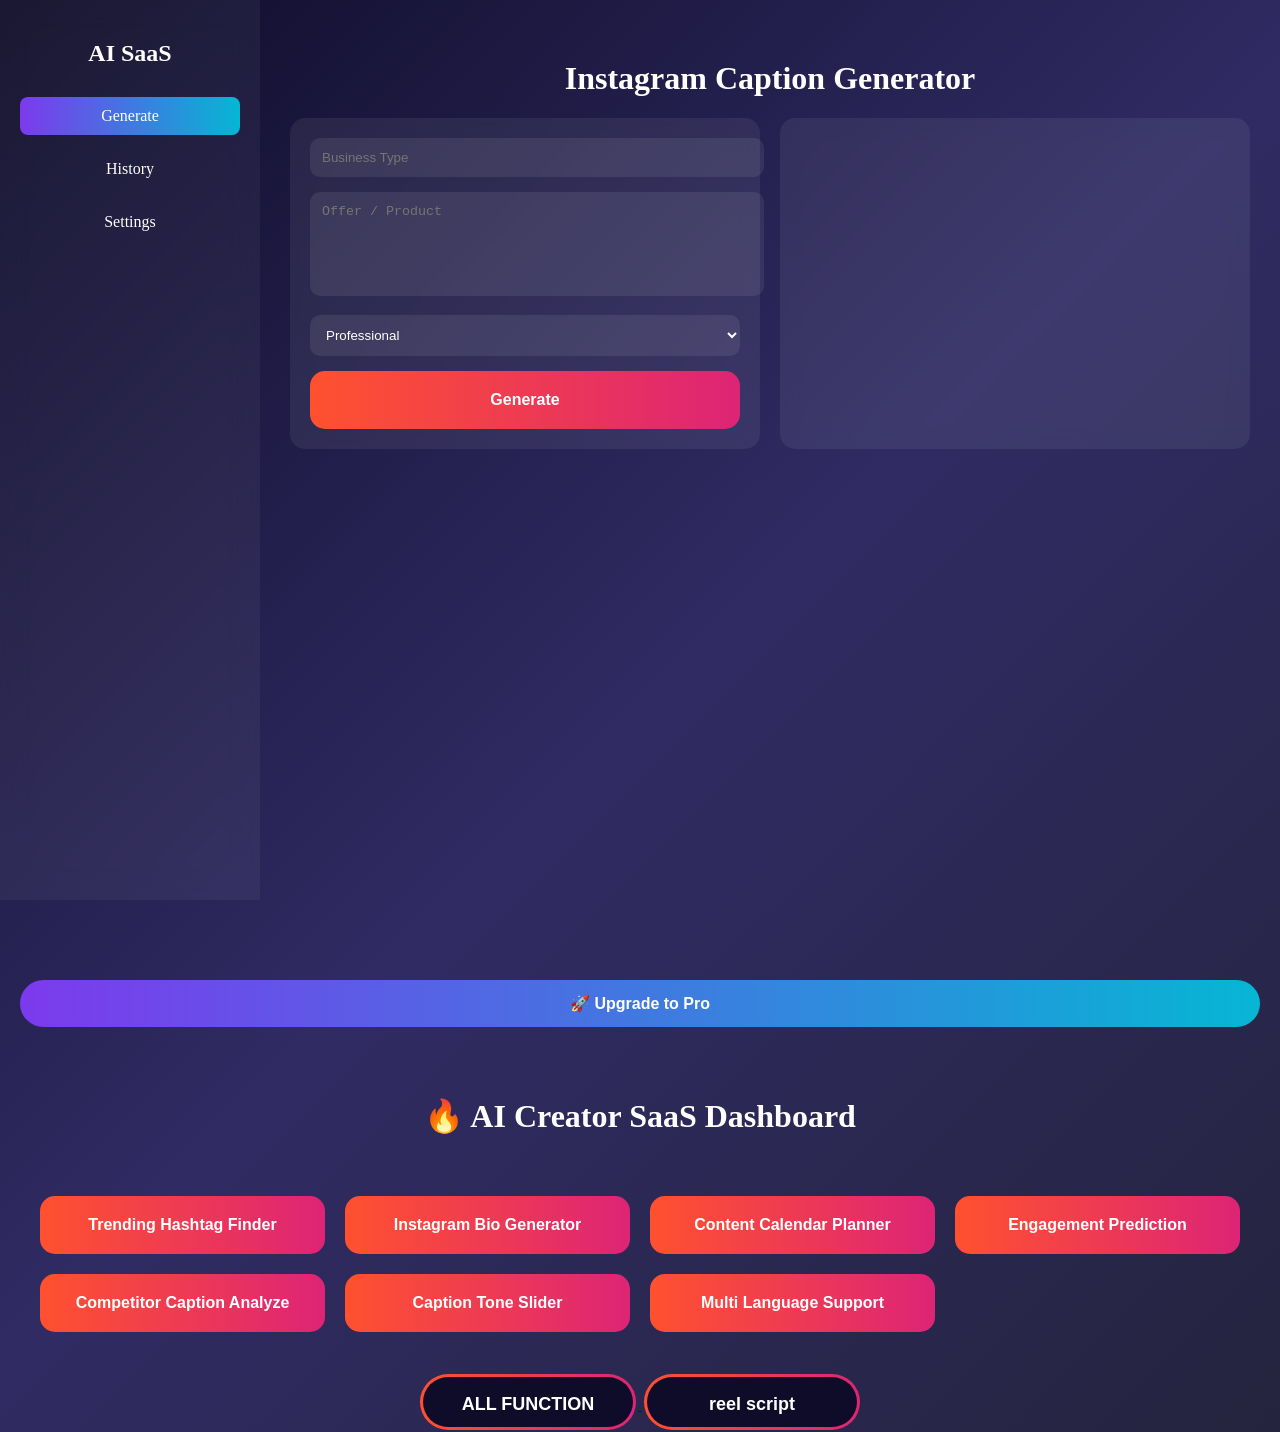
<file: index.html>
<!DOCTYPE html>
<html>
<head>
<meta name="viewport" content="width=device-width, initial-scale=1.0">
<title>AI Caption SaaS</title>
<link rel="stylesheet" href="style.css">
</head>
<body>

<div class="dashboard">

  <!-- Sidebar -->
  <div class="sidebar">
    <h2>AI SaaS</h2>
    <div class="nav-item active" onclick="showGenerate()">Generate</div>
    <div class="nav-item" onclick="showHistory()">History</div>
      <div class="nav-item" onclick="window.open('third.html', '_blank')">
    Settings
</div>
        </div>
  <!-- Main Content -->
  <div class="main">

    <!-- GENERATE PAGE -->
    <div id="generatePage">

      <div class="header">
        <h1>Instagram Caption Generator</h1>
      </div>

      <div class="content">

        <!-- Input Section -->
        <div class="card input-card">
          <input type="text" id="business" placeholder="Business Type">
          <textarea id="offer" placeholder="Offer / Product"></textarea>
          <select id="tone">
            <option>Professional</option>
            <option>Funny</option>
            <option>Luxury</option>
            <option>Sales</option>
          </select>
          <button onclick="generateCaptions()">Generate</button>
        </div>

        <!-- Result Section -->
        <div class="card result-card">
          <div id="loader" class="loader hidden"></div>
          <div id="results"></div>
        </div>

      </div>

    </div>

    <!-- HISTORY PAGE -->
    <div id="historyPage" class="hidden">
      <div class="header">
        <h1>Copied History</h1>
        <button onclick="clearHistory()">Clear History</button>
      </div>
      <div id="historyContainer" class="history-grid"></div>
    </div>

  </div>

</div>
<div class="footer-section">
    <a href="main.html">
  <button class="premium-btn" onclick="footerAction()">
    🚀 Upgrade to Pro
  </button>
  </a>
</div>
<style>
body{
  margin:0;
  font-family:Segoe UI;
  background:linear-gradient(135deg,#0f0c29,#302b63,#24243e);
  color:white;
  text-align:center;
}

h1{margin-top:30px;}

.grid{
  display:grid;
  grid-template-columns:repeat(auto-fit,minmax(250px,1fr));
  gap:20px;
  padding:40px;
}

button{
  padding:20px;
  border:none;
  border-radius:15px;
  background:linear-gradient(90deg,#ff512f,#dd2476);
  color:white;
  font-size:16px;
  cursor:pointer;
  transition:0.3s;
}

button:hover{
  transform:scale(1.05);
}
</style>
</head>

<body>

<h1>🔥 AI Creator SaaS Dashboard</h1>

<div class="grid">

<button onclick="go('trending.html')">Trending Hashtag Finder</button>
<button onclick="go('bio.html')">Instagram Bio Generator</button>
<button onclick="go('calendar.html')">Content Calendar Planner</button>
<button onclick="go('engagement.html')">Engagement Prediction</button>
<button onclick="go('competitor.html')">Competitor Caption Analyze</button>
<button onclick="go('tone.html')">Caption Tone Slider</button>
<button onclick="go('language.html')">Multi Language Support</button>

</div>
<div>
    <a href="second.html">
      <button class="pro-btn">ALL FUNCTION</button>
      </a>
      <a href="first.html">
        <button class="pro-btn">reel script </button>
      </a>
</div>

<script>
function go(page){
  window.location.href = page;
}
</script>
</div>

<script src="script.js"></script>
</body>
</html>
</file>
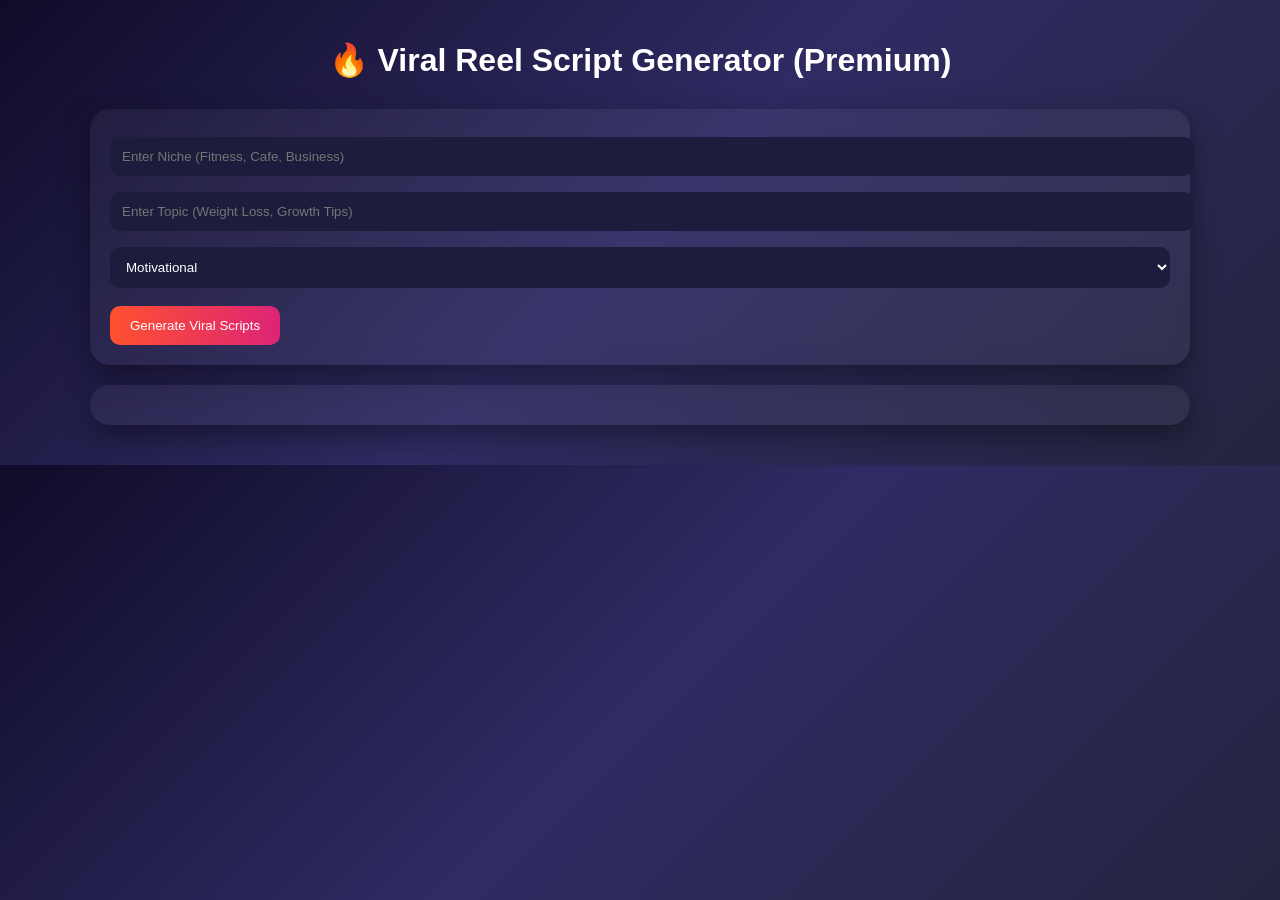
<file: first.html>
<!DOCTYPE html>
<html>
<head>
<meta name="viewport" content="width=device-width, initial-scale=1.0">
<title>Viral Reel Script Generator - Premium</title>

<style>
body{
  margin:0;
  font-family: 'Segoe UI', sans-serif;
  background: linear-gradient(135deg,#0f0c29,#302b63,#24243e);
  color:white;
}

.container{
  max-width:1100px;
  margin:auto;
  padding:20px;
}

h1{
  text-align:center;
  font-size:32px;
  margin-bottom:30px;
}

.card{
  background: rgba(255,255,255,0.05);
  backdrop-filter: blur(10px);
  border-radius:20px;
  padding:20px;
  margin-bottom:20px;
  box-shadow:0 10px 30px rgba(0,0,0,0.4);
  animation:fadeIn 0.6s ease-in-out;
}

input, select{
  width:100%;
  padding:12px;
  margin:8px 0;
  border:none;
  border-radius:10px;
  background:#1c1c3c;
  color:white;
}

button{
  padding:12px 20px;
  border:none;
  border-radius:10px;
  background:linear-gradient(90deg,#ff512f,#dd2476);
  color:white;
  cursor:pointer;
  margin-top:10px;
  transition:0.3s;
}

button:hover{
  transform:scale(1.05);
}

.result-item{
  margin-top:15px;
  padding:15px;
  background:#1a1a2e;
  border-radius:15px;
}

.copy-btn{
  margin-top:10px;
  background:#00c6ff;
}

.loader{
  border:4px solid #1a1a2e;
  border-top:4px solid #ff512f;
  border-radius:50%;
  width:40px;
  height:40px;
  animation:spin 1s linear infinite;
  margin:auto;
  display:none;
}

@keyframes spin{
  100%{ transform:rotate(360deg);}
}

@keyframes fadeIn{
  from{opacity:0; transform:translateY(10px);}
  to{opacity:1; transform:translateY(0);}
}

.viral-score{
  font-size:18px;
  font-weight:bold;
  margin-top:10px;
  color:#00ffcc;
}

/* Mobile Responsive */
@media(max-width:768px){
  h1{font-size:22px;}
}
</style>
</head>

<body>

<div class="container">

<h1>🔥 Viral Reel Script Generator (Premium)</h1>

<div class="card">
  <input type="text" id="niche" placeholder="Enter Niche (Fitness, Cafe, Business)">
  <input type="text" id="topic" placeholder="Enter Topic (Weight Loss, Growth Tips)">
  
  <select id="tone">
    <option>Motivational</option>
    <option>Funny</option>
    <option>Luxury</option>
    <option>Sales</option>
  </select>

  <button onclick="generateReels()">Generate Viral Scripts</button>
</div>

<div class="card">
  <div class="loader" id="loader"></div>
  <div id="results"></div>
</div>

</div>

<script>
function generateReels(){

  let niche = document.getElementById("niche").value || "Business";
  let topic = document.getElementById("topic").value || "Growth Tips";
  let tone = document.getElementById("tone").value;

  let results = document.getElementById("results");
  let loader = document.getElementById("loader");

  results.innerHTML="";
  loader.style.display="block";

  setTimeout(()=>{

    loader.style.display="none";

    for(let i=1;i<=5;i++){

      let hook = `STOP Scrolling! 🔥 ${tone} truth about ${topic} in ${niche}!`;

      let script = `
1️⃣ Most people in ${niche} ignore this about ${topic}.
2️⃣ That’s why they fail.
3️⃣ Here’s the secret method you should try today.
`;

      let cta = `Follow for more ${niche} secrets 🚀`;

      let hashtags = `
#${niche.replace(" ","")}
#${topic.replace(" ","")}
#ViralReel
#ExplorePage
#TrendingNow
`;

      let fullScript = hook + "\n\n" + script + "\n" + cta + "\n\n" + hashtags;

      let score = Math.floor(Math.random()*20)+80;

      results.innerHTML += `
      <div class="result-item">
        <h3>🎬 Script Variation ${i}</h3>
        <p>${fullScript}</p>
        <div class="viral-score">🔥 Viral Score: ${score}/100</div>
        <button class="copy-btn" onclick="copyText(\`${fullScript}\`)">Copy Script</button>
      </div>
      `;

      saveHistory(fullScript,score);
    }

  },1500);
}

function copyText(text){
  navigator.clipboard.writeText(text);
  alert("Copied Successfully ✅");
}

function saveHistory(script,score){
  let history = JSON.parse(localStorage.getItem("reelHistory")) || [];
  history.push({script:script, score:score, date:new Date().toLocaleString()});
  localStorage.setItem("reelHistory",JSON.stringify(history));
}
</script>

</body>
</html>
</file>
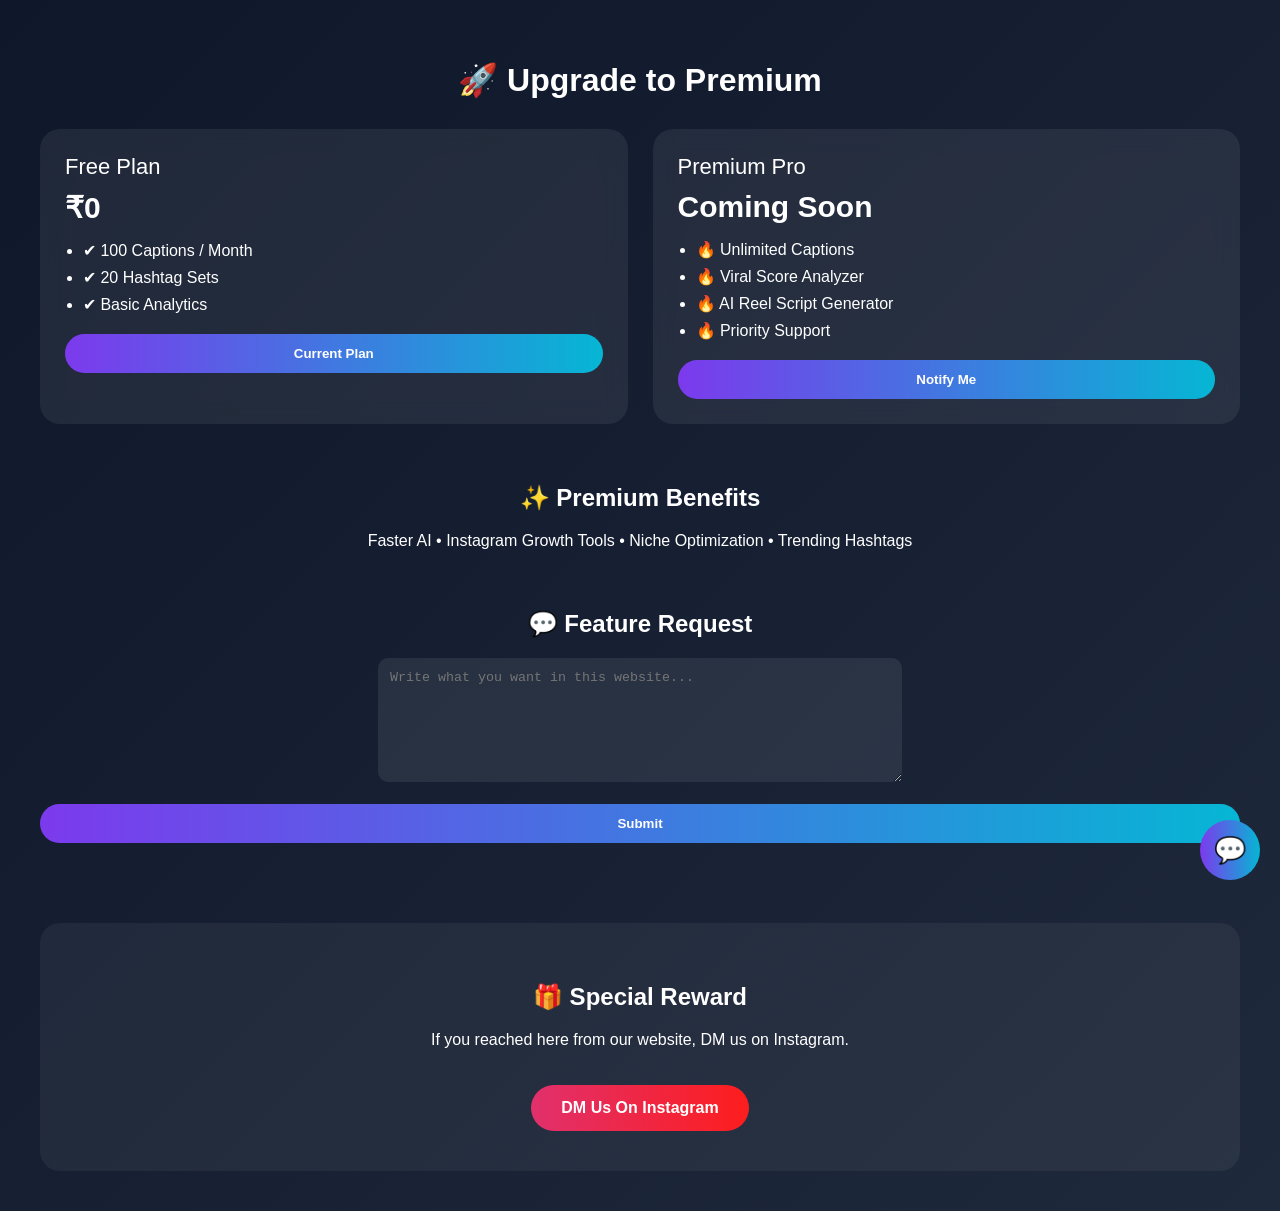
<file: main.html>
<!DOCTYPE html>
<html>
<head>
<meta name="viewport" content="width=device-width, initial-scale=1.0">
<title>AI Caption Premium</title>

<style>
body{
  margin:0;
  font-family:Segoe UI, sans-serif;
  background:linear-gradient(135deg,#0f172a,#1e293b);
  color:white;
}

/* Layout */
.container{
  padding:40px 20px;
  max-width:1200px;
  margin:auto;
}

/* Heading */
h1{
  text-align:center;
  margin-bottom:30px;
}

/* Plans */
.plan-grid{
  display:grid;
  grid-template-columns:repeat(auto-fit,minmax(280px,1fr));
  gap:25px;
  margin-top:30px;
}

.plan-card{
  background:rgba(255,255,255,0.07);
  backdrop-filter:blur(12px);
  padding:25px;
  border-radius:20px;
  transition:0.4s;
}

.plan-card:hover{
  transform:translateY(-8px);
  box-shadow:0 20px 40px rgba(124,58,237,0.4);
}

.plan-title{
  font-size:22px;
  margin-bottom:10px;
}

.price{
  font-size:30px;
  font-weight:bold;
  margin-bottom:15px;
}

.plan-card ul{
  padding-left:18px;
  margin-bottom:20px;
}

.plan-card li{
  margin-bottom:8px;
}

.plan-btn{
  width:100%;
  padding:12px;
  border:none;
  border-radius:30px;
  cursor:pointer;
  font-weight:600;
  background:linear-gradient(90deg,#7c3aed,#06b6d4);
  color:white;
  transition:0.3s;
}

.plan-btn:hover{
  transform:scale(1.05);
}

/* Benefits */
.benefits{
  margin-top:60px;
  text-align:center;
}

/* Feedback */
.feedback-box{
  margin-top:60px;
  text-align:center;
}

.feedback-box textarea{
  width:100%;
  max-width:500px;
  height:100px;
  padding:12px;
  border-radius:10px;
  border:none;
  background:rgba(255,255,255,0.08);
  color:white;
}

/* Instagram Section */
.insta-section{
  margin-top:80px;
  text-align:center;
  padding:40px;
  background:rgba(255,255,255,0.05);
  border-radius:20px;
}

.insta-btn{
  display:inline-block;
  margin-top:20px;
  padding:14px 30px;
  background:linear-gradient(90deg,#E1306C,#fd1d1d);
  border-radius:30px;
  text-decoration:none;
  color:white;
  font-weight:bold;
  transition:0.3s;
}

.insta-btn:hover{
  transform:scale(1.05);
}

/* Chat */
.chat-icon{
  position:fixed;
  bottom:20px;
  right:20px;
  background:linear-gradient(90deg,#7c3aed,#06b6d4);
  width:60px;
  height:60px;
  border-radius:50%;
  display:flex;
  align-items:center;
  justify-content:center;
  font-size:26px;
  cursor:pointer;
}

.chat-box{
  position:fixed;
  bottom:100px;
  right:20px;
  width:300px;
  background:#1e293b;
  border-radius:15px;
  padding:15px;
  display:none;
}

.chat-box textarea{
  width:100%;
  height:70px;
  border:none;
  border-radius:8px;
  padding:8px;
}
</style>
</head>

<body>

<div class="container">

<h1>🚀 Upgrade to Premium</h1>

<div class="plan-grid">

  <div class="plan-card">
    <div class="plan-title">Free Plan</div>
    <div class="price">₹0</div>
    <ul>
      <li>✔ 100 Captions / Month</li>
      <li>✔ 20 Hashtag Sets</li>
      <li>✔ Basic Analytics</li>
    </ul>
    <button class="plan-btn">Current Plan</button>
  </div>

  <div class="plan-card">
    <div class="plan-title">Premium Pro</div>
    <div class="price">Coming Soon</div>
    <ul>
      <li>🔥 Unlimited Captions</li>
      <li>🔥 Viral Score Analyzer</li>
      <li>🔥 AI Reel Script Generator</li>
      <li>🔥 Priority Support</li>
    </ul>
    <button class="plan-btn" onclick="buyPlan()">Notify Me</button>
  </div>

</div>

<div class="benefits">
  <h2>✨ Premium Benefits</h2>
  <p>Faster AI • Instagram Growth Tools • Niche Optimization • Trending Hashtags</p>
</div>

<div class="feedback-box">
  <h2>💬 Feature Request</h2>
  <textarea id="feedback" placeholder="Write what you want in this website..."></textarea><br><br>
  <button class="plan-btn" onclick="submitFeedback()">Submit</button>
</div>

<!-- Instagram Section -->
<div class="insta-section">
  <h2>🎁 Special Reward</h2>
  <p>If you reached here from our website, DM us on Instagram.</p>
  <a href="https://www.instagram.com/YOUR_USERNAME/" target="_blank" class="insta-btn">
    DM Us On Instagram
  </a>
</div>

</div>

<!-- Chat -->
<div class="chat-icon" onclick="toggleChat()">💬</div>

<div class="chat-box" id="chatBox">
  <h4>Support</h4>
  <textarea placeholder="Type message..."></textarea>
  <button class="plan-btn" onclick="sendChat()">Send</button>
</div>

<script>
function buyPlan(){
  alert("You will be notified when Premium launches 🚀");
}

function submitFeedback(){
  let text=document.getElementById("feedback").value;
  if(text.trim()===""){
    alert("Please write something first.");
  }else{
    alert("Thanks for feedback ❤️");
    document.getElementById("feedback").value="";
  }
}

function toggleChat(){
  let box=document.getElementById("chatBox");
  box.style.display = box.style.display==="block" ? "none" : "block";
}

function sendChat(){
  alert("Message sent to support ✅");
}
</script>

</body>
</html>
</file>
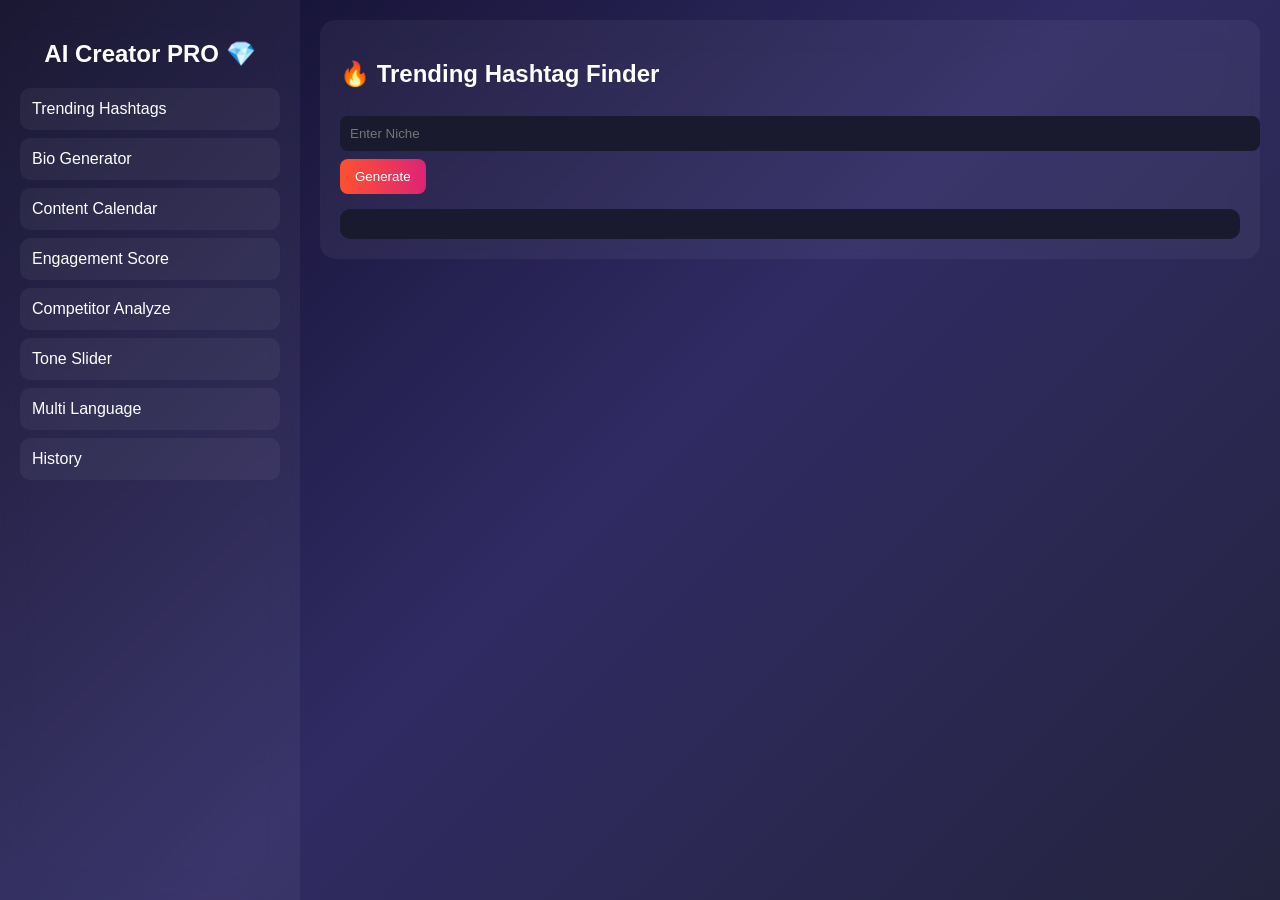
<file: second.html>
<!DOCTYPE html>
<html>
<head>
<meta name="viewport" content="width=device-width, initial-scale=1.0">
<title>AI Creator PRO SaaS</title>

<style>
body{
  margin:0;
  font-family:'Segoe UI',sans-serif;
  background:linear-gradient(135deg,#0f0c29,#302b63,#24243e);
  color:white;
}

.dashboard{
  display:flex;
  min-height:100vh;
}

/* Sidebar */
.sidebar{
  width:260px;
  background:rgba(255,255,255,0.05);
  backdrop-filter:blur(15px);
  padding:20px;
}

.sidebar h2{
  text-align:center;
  margin-bottom:20px;
}

.nav{
  padding:12px;
  margin:8px 0;
  background:rgba(255,255,255,0.05);
  border-radius:10px;
  cursor:pointer;
  transition:0.3s;
}

.nav:hover{
  background:linear-gradient(90deg,#ff512f,#dd2476);
}

/* Main */
.main{
  flex:1;
  padding:20px;
}

.section{
  display:none;
  animation:fade 0.5s ease;
}

.active{
  display:block;
}

.card{
  background:rgba(255,255,255,0.05);
  backdrop-filter:blur(15px);
  padding:20px;
  border-radius:15px;
  margin-bottom:20px;
}

input,select,textarea{
  width:100%;
  padding:10px;
  margin:8px 0;
  border:none;
  border-radius:8px;
  background:#1a1a2e;
  color:white;
}

button{
  padding:10px 15px;
  border:none;
  border-radius:8px;
  background:linear-gradient(90deg,#ff512f,#dd2476);
  color:white;
  cursor:pointer;
  transition:0.3s;
}

button:hover{
  transform:scale(1.05);
}

.result{
  margin-top:15px;
  padding:15px;
  background:#1a1a2e;
  border-radius:10px;
  white-space:pre-wrap;
}

.loader{
  border:4px solid #1a1a2e;
  border-top:4px solid #ff512f;
  border-radius:50%;
  width:40px;
  height:40px;
  animation:spin 1s linear infinite;
  margin:auto;
  display:none;
}

@keyframes spin{
  100%{transform:rotate(360deg);}
}

@keyframes fade{
  from{opacity:0}
  to{opacity:1}
}

@media(max-width:768px){
  .dashboard{flex-direction:column;}
  .sidebar{width:100%;}
}
</style>
</head>

<body>

<div class="dashboard">

<div class="sidebar">
<h2>AI Creator PRO 💎</h2>
<div class="nav" onclick="show('hashtag')">Trending Hashtags</div>
<div class="nav" onclick="show('bio')">Bio Generator</div>
<div class="nav" onclick="show('calendar')">Content Calendar</div>
<div class="nav" onclick="show('engagement')">Engagement Score</div>
<div class="nav" onclick="show('competitor')">Competitor Analyze</div>
<div class="nav" onclick="show('tone')">Tone Slider</div>
<div class="nav" onclick="show('language')">Multi Language</div>
<div class="nav" onclick="show('history')">History</div>
</div>

<div class="main">

<!-- Hashtag -->
<div id="hashtag" class="section active">
<div class="card">
<h2>🔥 Trending Hashtag Finder</h2>
<input id="niche" placeholder="Enter Niche">
<button onclick="genHashtag()">Generate</button>
<div class="result" id="hashtagRes"></div>
</div>
</div>

<!-- Bio -->
<div id="bio" class="section">
<div class="card">
<h2>✨ Instagram Bio Generator</h2>
<input id="bioInput" placeholder="Enter Niche">
<button onclick="genBio()">Generate</button>
<div class="result" id="bioRes"></div>
</div>
</div>

<!-- Calendar -->
<div id="calendar" class="section">
<div class="card">
<h2>📅 Content Calendar Planner</h2>
<button onclick="genCalendar()">Generate Weekly Plan</button>
<div class="result" id="calRes"></div>
</div>
</div>

<!-- Engagement -->
<div id="engagement" class="section">
<div class="card">
<h2>📊 Engagement Prediction</h2>
<textarea id="engCap" placeholder="Paste Caption"></textarea>
<button onclick="predict()">Predict</button>
<div class="result" id="engRes"></div>
</div>
</div>

<!-- Competitor -->
<div id="competitor" class="section">
<div class="card">
<h2>🔍 Competitor Caption Analyzer</h2>
<textarea id="compCap" placeholder="Paste Competitor Caption"></textarea>
<button onclick="analyze()">Analyze</button>
<div class="result" id="compRes"></div>
</div>
</div>

<!-- Tone -->
<div id="tone" class="section">
<div class="card">
<h2>🎚 Caption Tone Slider</h2>
<input type="range" min="1" max="3" id="toneSlider">
<button onclick="genTone()">Generate</button>
<div class="result" id="toneRes"></div>
</div>
</div>

<!-- Language -->
<div id="language" class="section">
<div class="card">
<h2>🌍 Multi Language Caption</h2>
<select id="lang">
<option>English</option>
<option>Hindi</option>
<option>Spanish</option>
</select>
<button onclick="genLang()">Generate</button>
<div class="result" id="langRes"></div>
</div>
</div>

<!-- History -->
<div id="history" class="section">
<div class="card">
<h2>📜 History</h2>
<div class="result" id="historyRes"></div>
</div>
</div>

</div>
</div>

<script>
function show(id){
document.querySelectorAll('.section').forEach(s=>s.classList.remove('active'));
document.getElementById(id).classList.add('active');
if(id==="history") loadHistory();
}

function saveHistory(text){
let h=JSON.parse(localStorage.getItem("history"))||[];
h.push(text);
localStorage.setItem("history",JSON.stringify(h));
}

function loadHistory(){
let h=JSON.parse(localStorage.getItem("history"))||[];
document.getElementById("historyRes").innerText=h.join("\n\n-----------------\n\n");
}

/* Hashtag */
function genHashtag(){
let niche=document.getElementById("niche").value||"Business";
let tags=`#${niche} #TrendingNow #ExplorePage #ViralReel #InstaGrowth`;
document.getElementById("hashtagRes").innerText=tags;
saveHistory(tags);
}

/* Bio */
function genBio(){
let niche=document.getElementById("bioInput").value||"Digital Creator";
let bio=`🔥 ${niche} Expert\n🚀 Helping You Grow\n📩 DM For Collab`;
document.getElementById("bioRes").innerText=bio;
saveHistory(bio);
}

/* Calendar */
function genCalendar(){
let plan=`Mon - Educational\nTue - Reel\nWed - Carousel\nThu - BTS\nFri - Trend Reel\nSat - Story\nSun - Live`;
document.getElementById("calRes").innerText=plan;
saveHistory(plan);
}

/* Engagement */
function predict(){
let text=document.getElementById("engCap").value;
let score=Math.min(100,Math.floor(text.length/2)+50);
let res="🔥 Engagement Score: "+score+"/100";
document.getElementById("engRes").innerText=res;
saveHistory(res);
}

/* Competitor */
function analyze(){
let feedback="Strong Hook ✅\nAdd More CTA ⚡\nIncrease Hashtags 🔥";
document.getElementById("compRes").innerText=feedback;
saveHistory(feedback);
}

/* Tone */
function genTone(){
let val=document.getElementById("toneSlider").value;
let tones=["Professional","Funny","Luxury"];
let text=tones[val-1]+" Tone Caption Generated";
document.getElementById("toneRes").innerText=text;
saveHistory(text);
}

/* Language */
function genLang(){
let l=document.getElementById("lang").value;
let cap={
English:"Success comes from consistency 🚀",
Hindi:"सफलता निरंतरता से आती है 🚀",
Spanish:"El éxito viene de la consistencia 🚀"
};
document.getElementById("langRes").innerText=cap[l];
saveHistory(cap[l]);
}
</script>

</body>
</html>
</file>
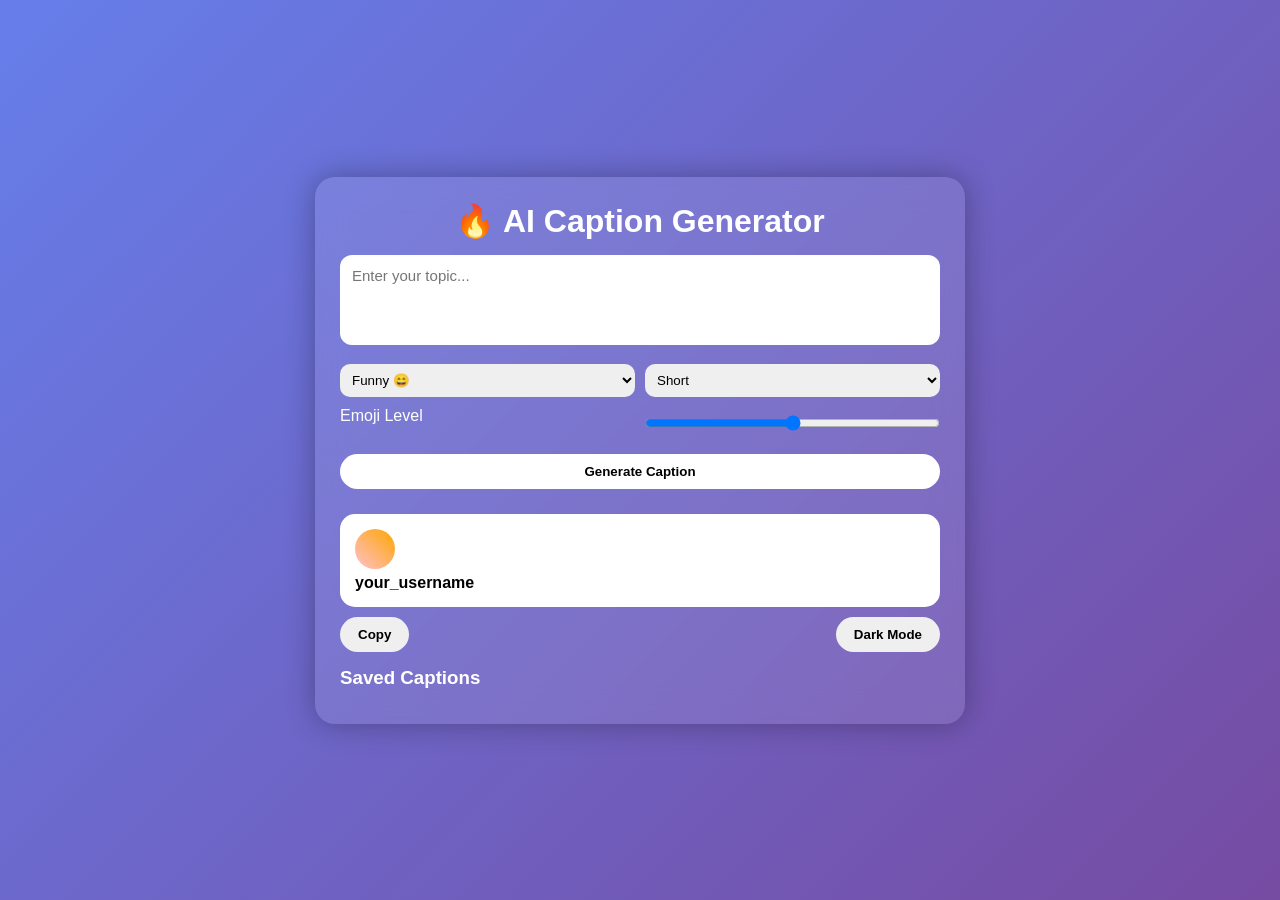
<file: third.html>
<!DOCTYPE html>
<html lang="en">
<head>
<meta charset="UTF-8">
<meta name="viewport" content="width=device-width, initial-scale=1.0">
<title>Premium AI Caption Generator</title>

<style>
*{
    margin:0;
    padding:0;
    box-sizing:border-box;
    font-family: 'Segoe UI', sans-serif;
}

body{
    min-height:100vh;
    display:flex;
    justify-content:center;
    align-items:center;
    background:linear-gradient(135deg,#667eea,#764ba2);
    transition:0.4s;
}

.container{
    width:95%;
    max-width:650px;
    background:rgba(255,255,255,0.1);
    backdrop-filter:blur(15px);
    padding:25px;
    border-radius:20px;
    color:white;
    box-shadow:0 0 30px rgba(0,0,0,0.3);
}

h1{
    text-align:center;
    margin-bottom:15px;
}

textarea{
    width:100%;
    height:90px;
    padding:12px;
    border-radius:12px;
    border:none;
    margin-bottom:15px;
    resize:none;
    font-size:15px;
}

.options{
    display:grid;
    grid-template-columns:1fr 1fr;
    gap:10px;
    margin-bottom:15px;
}

select,input{
    padding:8px;
    border-radius:10px;
    border:none;
}

button{
    padding:10px 18px;
    border:none;
    border-radius:25px;
    cursor:pointer;
    font-weight:bold;
    transition:0.3s;
}

.generate-btn{
    width:100%;
    margin-bottom:15px;
    background:white;
}

button:hover{
    transform:scale(1.05);
}

.preview{
    background:white;
    color:black;
    padding:15px;
    border-radius:15px;
    margin-top:10px;
}

.profile{
    width:40px;
    height:40px;
    background:linear-gradient(45deg,pink,orange);
    border-radius:50%;
}

.username{
    font-weight:bold;
    margin-top:5px;
}

.buttons{
    display:flex;
    justify-content:space-between;
    margin-top:10px;
}

.dark-mode{
    background:#111 !important;
}

.dark-mode .container{
    background:rgba(0,0,0,0.6);
    color:white;
}

.dark-mode .preview{
    background:#222;
    color:white;
}

ul{
    list-style:none;
    margin-top:10px;
}

li{
    font-size:13px;
    margin:4px 0;
}
</style>
</head>

<body>

<div class="container">

<h1>🔥 AI Caption Generator</h1>

<textarea id="topic" placeholder="Enter your topic..."></textarea>

<div class="options">
<select id="tone">
<option value="funny">Funny 😄</option>
<option value="attitude">Attitude 😎</option>
<option value="romantic">Romantic ❤️</option>
<option value="motivational">Motivational 💪</option>
</select>

<select id="length">
<option value="short">Short</option>
<option value="medium">Medium</option>
<option value="long">Long</option>
</select>

<label>Emoji Level</label>
<input type="range" id="emojiLevel" min="1" max="5" value="3">
</div>

<button class="generate-btn" onclick="generateCaption()">Generate Caption</button>

<div class="preview">
<div class="profile"></div>
<div class="username">your_username</div>
<p id="captionOutput"></p>
<p id="viralScore"></p>
</div>

<div class="buttons">
<button onclick="copyCaption()">Copy</button>
<button onclick="toggleDark()">Dark Mode</button>
</div>

<h3 style="margin-top:15px;">Saved Captions</h3>
<ul id="history"></ul>

</div>

<script>
function generateCaption(){

let topic=document.getElementById("topic").value;
let tone=document.getElementById("tone").value;
let length=document.getElementById("length").value;
let emojiLevel=document.getElementById("emojiLevel").value;

if(topic===""){
    alert("Please enter a topic!");
    return;
}

let emoji="🔥".repeat(emojiLevel);
let caption="";

if(tone==="funny"){
caption=`${topic} but make it dramatic 😂 ${emoji}`;
}
else if(tone==="attitude"){
caption=`${topic} — I don't follow trends, I set them 😎 ${emoji}`;
}
else if(tone==="romantic"){
caption=`${topic} feels better with you ❤️ ${emoji}`;
}
else{
caption=`${topic} — Never give up 💪 ${emoji}`;
}

if(length==="medium"){
caption+=" Stay focused.";
}
if(length==="long"){
caption+=" Keep pushing yourself because greatness takes time and consistency.";
}

document.getElementById("captionOutput").innerText=caption;

let score=Math.floor(Math.random()*40)+60;
document.getElementById("viralScore").innerText="🔥 Viral Score: "+score+"/100";

saveHistory(caption);
}

function copyCaption(){
let text=document.getElementById("captionOutput").innerText;
navigator.clipboard.writeText(text);
alert("Copied ✅");
}

function toggleDark(){
document.body.classList.toggle("dark-mode");
}

function saveHistory(caption){
let history=JSON.parse(localStorage.getItem("captions"))||[];
history.unshift(caption);
history=history.slice(0,5);
localStorage.setItem("captions",JSON.stringify(history));
displayHistory();
}

function displayHistory(){
let history=JSON.parse(localStorage.getItem("captions"))||[];
let list=document.getElementById("history");
list.innerHTML="";
history.forEach(cap=>{
let li=document.createElement("li");
li.innerText=cap;
list.appendChild(li);
});
}

displayHistory();
</script>

</body>
</html>
</file>
<file: style.css>
@import url('https://fonts.googleapis.com/css2?family=Poppins:wght@300;400;600&display=swap');

body{
  margin:0;
  font-family:'Poppins', sans-serif;
  background:linear-gradient(135deg,#0f172a,#1e293b);
  color:white;
}

/* DASHBOARD LAYOUT */
.dashboard{
  display:flex;
  min-height:100vh;
}

/* SIDEBAR */
.sidebar{
  width:220px;
  background:rgba(255,255,255,0.05);
  padding:20px;
  backdrop-filter:blur(15px);
}

.sidebar h2{
  margin-bottom:30px;
}

.nav-item{
  margin-bottom:15px;
  padding:10px;
  border-radius:8px;
  cursor:pointer;
  transition:0.3s;
}

.nav-item:hover,
.nav-item.active{
  background:linear-gradient(90deg,#7c3aed,#06b6d4);
}

/* MAIN AREA */
.main{
  flex:1;
  padding:30px;
}

.header{
  margin-bottom:20px;
}

.content{
  display:flex;
  gap:20px;
}

/* CARD */
.card{
  background:rgba(255,255,255,0.07);
  backdrop-filter:blur(10px);
  padding:20px;
  border-radius:15px;
  flex:1;
  animation:fadeIn 0.6s ease;
}

@keyframes fadeIn{
  from{opacity:0; transform:translateY(10px);}
  to{opacity:1; transform:translateY(0);}
}

/* INPUTS */
input, textarea, select{
  width:100%;
  padding:12px;
  margin-bottom:15px;
  border:none;
  border-radius:10px;
  background:rgba(255,255,255,0.08);
  color:white;
}

textarea{
  height:80px;
  resize:none;
}

button{
  width:100%;
  padding:12px;
  border:none;
  border-radius:10px;
  background:linear-gradient(90deg,#7c3aed,#06b6d4);
  color:white;
  font-weight:600;
  cursor:pointer;
  transition:0.3s;
}

button:hover{
  transform:translateY(-2px);
  box-shadow:0 10px 20px rgba(124,58,237,0.4);
}

/* RESULTS */
.result-item{
  background:rgba(255,255,255,0.08);
  padding:15px;
  margin-bottom:10px;
  border-radius:10px;
  position:relative;
  transition:0.3s;
}

.result-item:hover{
  transform:translateY(-3px);
}

/* COPY BUTTON */
.copy-btn{
  margin-top:10px;
  display:inline-block;
  background:#06b6d4;
  border:none;
  padding:8px 14px;
  border-radius:8px;
  cursor:pointer;
  font-size:13px;
  transition:0.3s;
}

.copy-btn:hover{
  background:#0ea5e9;
}

.copy-btn:hover{
  background:#0ea5e9;
}

/* LOADER */
.loader{
  border:4px solid rgba(255,255,255,0.1);
  border-top:4px solid #7c3aed;
  border-radius:50%;
  width:40px;
  height:40px;
  animation:spin 1s linear infinite;
  margin:20px auto;
}

@keyframes spin{
  0%{transform:rotate(0deg);}
  100%{transform:rotate(360deg);}
}

.hidden{
  display:none;
}

/* MOBILE */
@media(max-width:768px){
  .dashboard{
    flex-direction:column;
  }
  .sidebar{
    width:100%;
    display:flex;
    justify-content:space-around;
  }
  .content{
    flex-direction:column;
  }
}
.hidden{
  display:none;
}

.history-grid{
  display:grid;
  grid-template-columns:repeat(auto-fill,minmax(280px,1fr));
  gap:20px;
  margin-top:20px;
}

.history-card{
  background:rgba(255,255,255,0.07);
  padding:15px;
  border-radius:12px;
  backdrop-filter:blur(8px);
}

.history-card p{
  white-space:pre-line;
}
class{
  width: 39px;

}
/* Footer Section */
.footer-section{
  text-align:center;
  padding:40px 20px;
  margin-top:40px;
}

/* Premium Button */
.premium-btn{
  padding:14px 35px;
  font-size:16px;
  font-weight:600;
  border:none;
  border-radius:50px;
  cursor:pointer;
  background:linear-gradient(90deg,#7c3aed,#06b6d4);
  color:white;
  transition:0.4s;
  position:relative;
  overflow:hidden;
}

/* Glow Effect */
.premium-btn:hover{
  transform:translateY(-3px) scale(1.05);
  box-shadow:0 15px 35px rgba(124,58,237,0.5);
}

/* Shine Animation */
.premium-btn::before{
  content:'';
  position:absolute;
  top:0;
  left:-100%;
  width:100%;
  height:100%;
  background:linear-gradient(120deg,transparent,rgba(255,255,255,0.3),transparent);
  transition:0.6s;
}

.premium-btn:hover::before{
  left:100%;
}
.pro-btn{
  width:220px;          /* Button Width */
  height:60px;          /* Button Height */
  font-size:18px;
  font-weight:600;
  color:white;
  background:transparent;
  border-radius:40px;   /* Border Radius */
  border:2px solid transparent;
  cursor:pointer;
  position:relative;
  z-index:1;
  overflow:hidden;
  transition:0.4s ease;
}

/* Animated Gradient Border */
.pro-btn::before{
  content:"";
  position:absolute;
  top:-2px;
  left:-2px;
  right:-2px;
  bottom:-2px;
  background:linear-gradient(90deg,#ff512f,#dd2476,#00c6ff,#ff512f);
  background-size:300%;
  border-radius:40px;
  z-index:-1;
  animation:animateBorder 6s linear infinite;
}

/* Inner Background */
.pro-btn::after{
  content:"";
  position:absolute;
  inset:3px;
  background:#0f0c29;
  border-radius:40px;
  z-index:-1;
}

/* Hover Effect */
.pro-btn:hover{
  transform:scale(1.08);
  box-shadow:0 0 25px #ff4d6d;
}

/* Border Animation */
@keyframes animateBorder{
  0%{background-position:0%;}
  100%{background-position:300%;}
}
</file>
